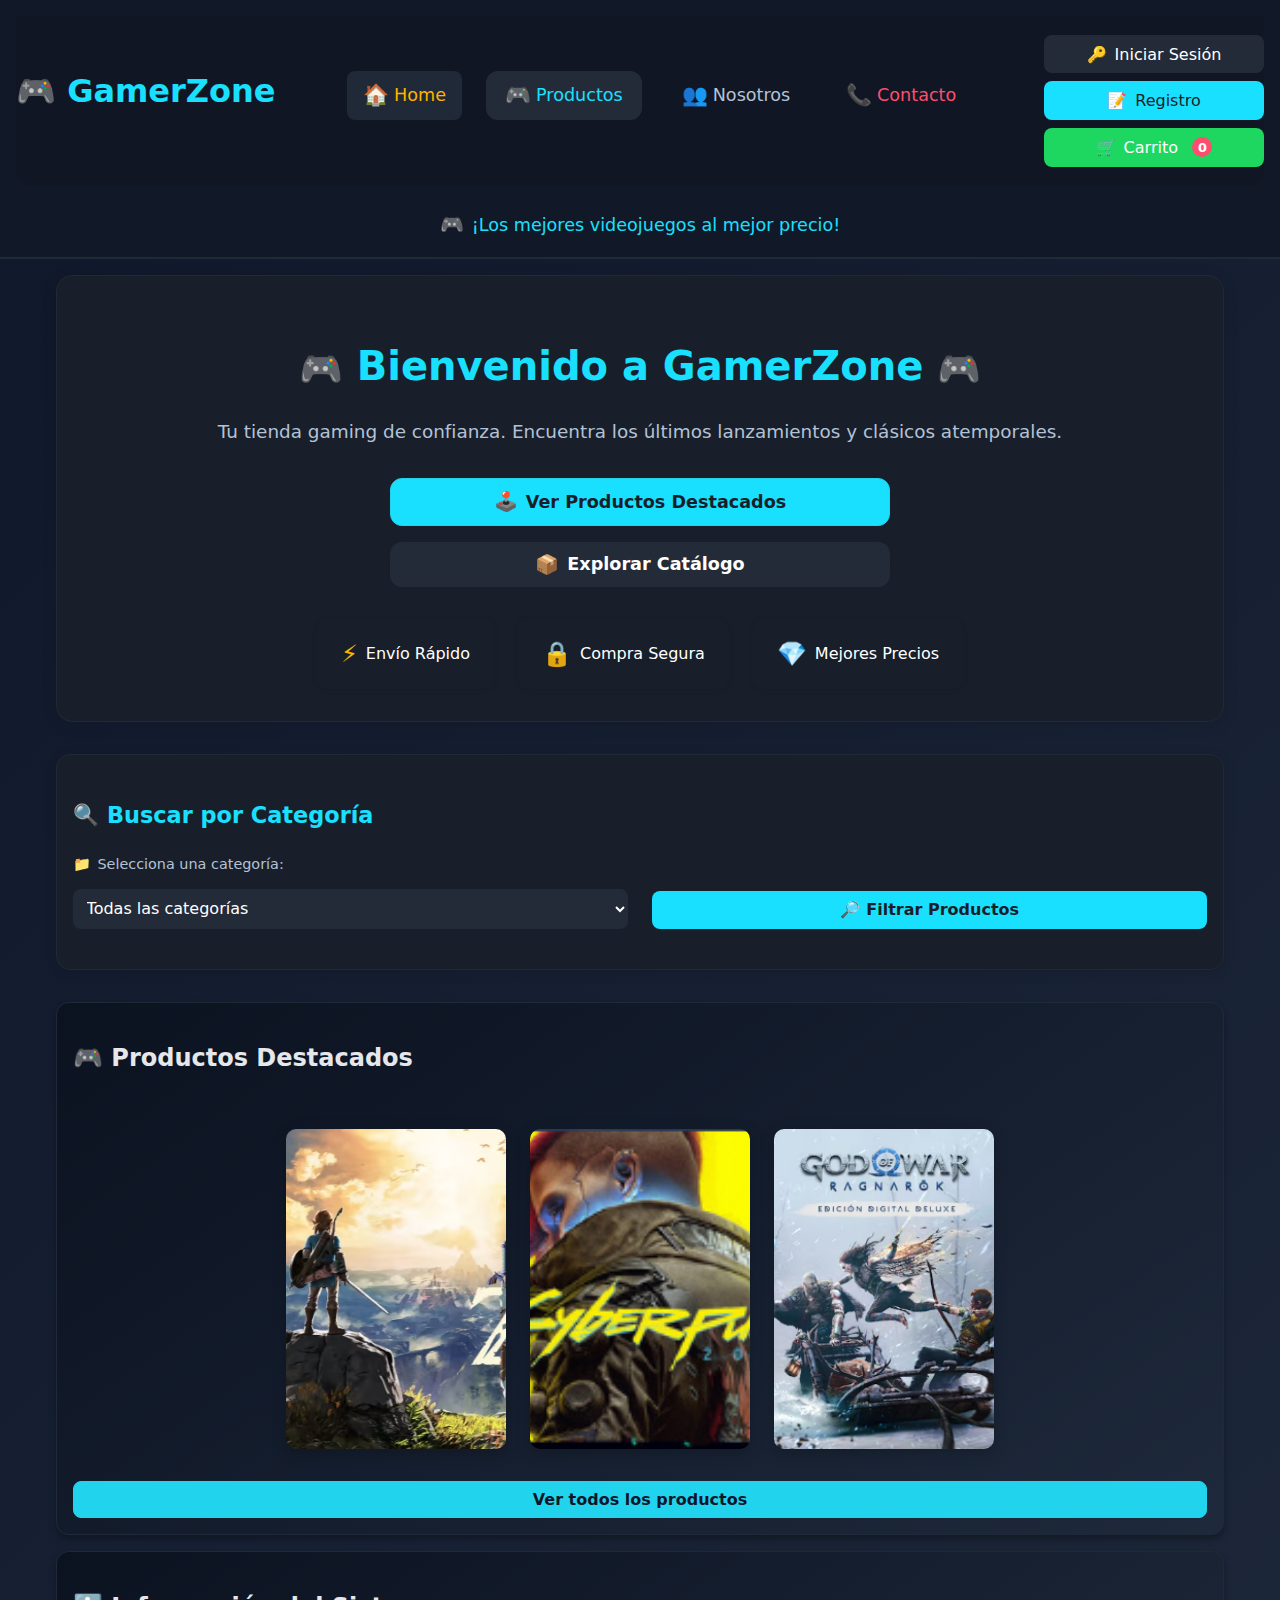
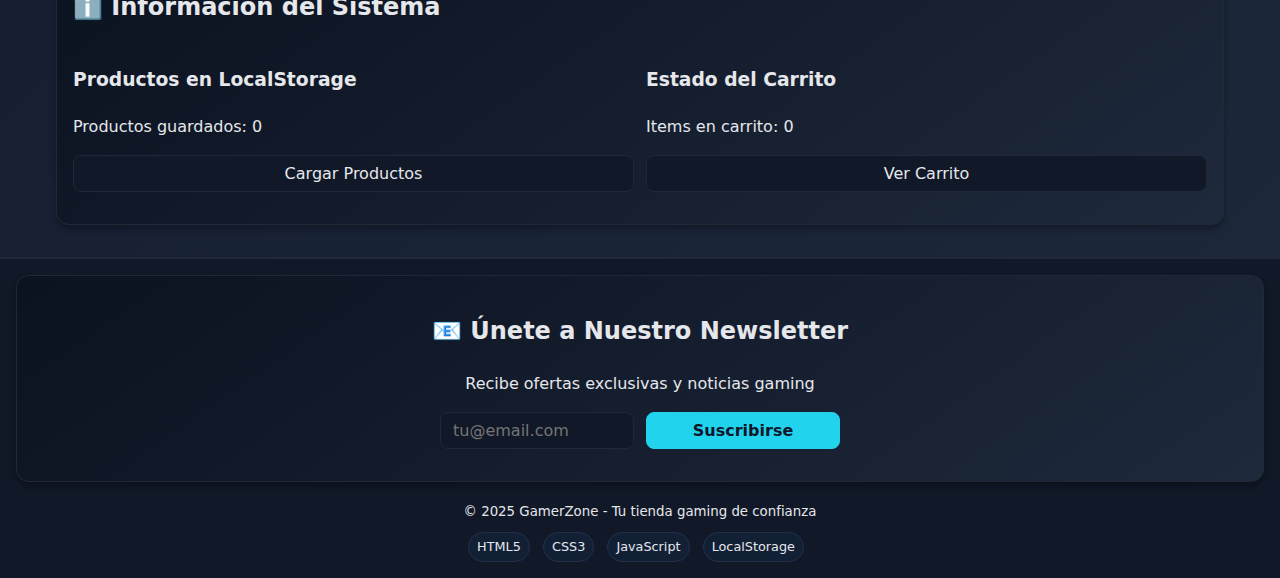
<file: index.html>
<!DOCTYPE html>
<html lang="es">
<head>
    <meta charset="UTF-8" />
    <meta name="viewport" content="width=device-width, initial-scale=1.0" />
    <title>GamerZone - Tu Tienda Gaming</title>
    <link rel="stylesheet" href="css/styles.css">
    <script type="module" src="js/app.js"></script>
</head>
<body>
    <header>
        <div class="nav-header" style="background: #101624; border-radius: 0 0 18px 18px; padding-bottom: 1.2rem;">
            <div class="logo" style="font-size: 2rem; color: #19e0ff; font-weight: bold;">🎮 GamerZone</div>
            <nav class="nav-menu" style="display: flex; gap: 1.5rem; margin-top: 0.5rem;">
                <a href="index.html" class="active" style="color: #ffb300; font-size: 1.1rem; display: flex; align-items: center;"><span style="font-size:1.3rem; margin-right:0.3rem;">🏠</span>Home</a>
                <a href="productos.html" style="color: #19e0ff; font-size: 1.1rem; display: flex; align-items: center; background: #232b39; border-radius: 12px; padding: 0.2rem 1.2rem;"><span style="font-size:1.3rem; margin-right:0.3rem;">🎮</span>Productos</a>
                <a href="nosotros.html" style="color: #b3c2d6; font-size: 1.1rem; display: flex; align-items: center;"><span style="font-size:1.3rem; margin-right:0.3rem;">👥</span>Nosotros</a>
                <a href="contacto.html" style="color: #ff4d6d; font-size: 1.1rem; display: flex; align-items: center;"><span style="font-size:1.3rem; margin-right:0.3rem;">📞</span>Contacto</a>
            </nav>
            <div class="user-actions" style="display: flex; flex-direction: column; gap: 0.5rem; margin-top: 1.2rem; width: 220px;">
                <button onclick="window.location.href='login.html'" id="btnLogin" style="background: #232b39; color: #fff; border: none; border-radius: 8px; padding: 0.6rem 0; font-size: 1rem; font-weight: 500; display: flex; align-items: center; justify-content: center; gap: 0.5rem; cursor: pointer;"> <span>🔑</span> Iniciar Sesión</button>
                <button onclick="window.location.href='registro.html'" id="btnRegistro" style="background: #19e0ff; color: #181f2a; border: none; border-radius: 8px; padding: 0.6rem 0; font-size: 1rem; font-weight: 500; display: flex; align-items: center; justify-content: center; gap: 0.5rem; cursor: pointer;"> <span>📝</span> Registro</button>
                <span id="usuarioLogueado" style="display:none;"></span>
                <button id="btnCerrarSesion" style="display:none; margin-left: 8px; background: #232b39; color: #fff; border: none; border-radius: 8px; padding: 0.6rem 0; font-size: 1rem; font-weight: 500;">Cerrar Sesión</button>
                <button id="btnCarrito" class="btn-cart" style="background: #1ed760; color: #fff; border: none; border-radius: 8px; padding: 0.6rem 0; font-size: 1rem; font-weight: 500; display: flex; align-items: center; justify-content: center; gap: 0.5rem; cursor: pointer;"> <span>🛒</span> Carrito <span id="cartCount" class="cart-count" style="background: #ff4d6d; color: #fff; border-radius: 50%; padding: 0 0.5em; margin-left: 0.5em;">0</span></button>
            </div>
        </div>
        <div style="margin-top: 1.5rem; text-align: center;">
            <span style="color: #19e0ff; font-size: 1.1rem; font-weight: 500; display: flex; align-items: center; justify-content: center; gap: 0.5rem;">
                <span style="font-size:1.2rem;">🎮</span> ¡Los mejores videojuegos al mejor precio!
            </span>
        </div>
    </header>

    <main>

        <!-- Sección Hero Mejorada -->
        <section class="hero-section" style="background: #181f2a; border-radius: 16px; padding: 2rem 1rem; margin-bottom: 2rem; box-shadow: 0 2px 16px #0002; text-align: center;">
            <h1 style="color: #19e0ff; font-size: 2.5rem; font-weight: bold; margin-bottom: 0.5rem;">
                <span style="font-size:2.2rem; vertical-align:middle;">🎮</span> Bienvenido a <span style="color:#19e0ff;">GamerZone</span> <span style="font-size:2.2rem; vertical-align:middle;">🎮</span>
            </h1>
            <p style="color: #b3c2d6; font-size: 1.15rem; margin-bottom: 2rem;">Tu tienda gaming de confianza. Encuentra los últimos lanzamientos y clásicos atemporales.</p>
            <div style="display: flex; flex-direction: column; gap: 1rem; align-items: center;">
                <button class="btn-primary" style="background: #19e0ff; color: #181f2a; font-weight: bold; font-size: 1.1rem; border-radius: 12px; width: 100%; max-width: 500px; padding: 0.7rem 0;" onclick="document.getElementById('productos-destacados').scrollIntoView({behavior:'smooth'})">
                    <span style="font-size:1.2rem; vertical-align:middle;">🕹️</span> Ver Productos Destacados
                </button>
                <button class="btn-primary" style="background: #232b39; color: #fff; font-weight: bold; font-size: 1.1rem; border-radius: 12px; width: 100%; max-width: 500px; padding: 0.7rem 0; border: none;" onclick="window.location.href='productos.html'">
                    <span style="font-size:1.2rem; vertical-align:middle;">📦</span> Explorar Catálogo
                </button>
            </div>
            <div style="display: flex; justify-content: center; gap: 1.5rem; margin-top: 2rem; flex-wrap: wrap;">
                <div style="background: #181f2a; border-radius: 10px; padding: 1rem 1.5rem; display: flex; align-items: center; gap: 0.5rem; box-shadow: 0 1px 6px #0001;">
                    <span style="color: #ffb300; font-size: 1.5rem;">⚡</span> <span style="color: #fff; font-weight: 500;">Envío Rápido</span>
                </div>
                <div style="background: #181f2a; border-radius: 10px; padding: 1rem 1.5rem; display: flex; align-items: center; gap: 0.5rem; box-shadow: 0 1px 6px #0001;">
                    <span style="color: #ff9800; font-size: 1.5rem;">🔒</span> <span style="color: #fff; font-weight: 500;">Compra Segura</span>
                </div>
                <div style="background: #181f2a; border-radius: 10px; padding: 1rem 1.5rem; display: flex; align-items: center; gap: 0.5rem; box-shadow: 0 1px 6px #0001;">
                    <span style="color: #00e0ff; font-size: 1.5rem;">💎</span> <span style="color: #fff; font-weight: 500;">Mejores Precios</span>
                </div>
            </div>
        </section>

        <!-- Filtro por Categoría -->
        <section style="background: #181f2a; border-radius: 14px; margin: 2rem 0; padding: 1.5rem 1rem; box-shadow: 0 2px 12px #0002;">
            <h2 style="color: #19e0ff; font-size: 1.4rem; display: flex; align-items: center; gap: 0.5rem; margin-bottom: 1.2rem;">
                <span style="font-size:1.3rem;">🔍</span> Buscar por Categoría
            </h2>
            <div class="row" style="gap: 1.5rem;">
                <div style="flex:1;">
                    <label for="categoriaFiltro" style="color:#b3c2d6; font-weight:500; display:flex; align-items:center; gap:0.4rem;"><span>📁</span> Selecciona una categoría:</label>
                    <select id="categoriaFiltro" style="width:100%; background:#232b39; color:#fff; border:none; border-radius:8px; padding:0.6rem; margin-top:0.3rem;">
                        <option value="">Todas las categorías</option>
                    </select>
                </div>
                <div style="display: flex; align-items: flex-end;">
                    <button id="btnFiltrar" style="background:#19e0ff; color:#181f2a; font-weight:600; border-radius:8px; padding:0.6rem 1.2rem; display:flex; align-items:center; gap:0.4rem; border:none;"> <span>🔎</span> Filtrar Productos</button>
                </div>
            </div>
        </section>


        <!-- Productos Destacados -->
        <section id="productos-destacados">
            <h2>🎮 Productos Destacados</h2>
            <div class="products-grid" id="productosGrid">
                <!-- Los productos se cargarán aquí con JavaScript -->
            </div>
            <div class="featured-images" style="display: flex; gap: 1.5rem; justify-content: center; margin: 2rem 0;">
                <a href="https://www.nintendo.com/es_LA/store/products/the-legend-of-zelda-breath-of-the-wild-switch/" target="_blank" style="display: flex; align-items: center;">
                    <img src="zelda.png" alt="Zelda Breath of the Wild" style="width: 220px; height: 320px; object-fit: cover; border-radius: 10px; box-shadow: 0 4px 16px #0003; cursor: pointer;">
                </a>
                <a href="https://store.steampowered.com/app/1091500/Cyberpunk_2077/" target="_blank" style="display: flex; align-items: center;">
                    <img src="Cyberpunk.png" alt="Cyberpunk 2077" style="width: 220px; height: 320px; object-fit: cover; border-radius: 10px; box-shadow: 0 4px 16px #0003; cursor: pointer;">
                </a>
                <a href="https://www.playstation.com/es-cl/games/god-of-war-ragnarok/" target="_blank" style="display: flex; align-items: center;">
                    <img src="GD.png" alt="God of War Ragnarok" style="width: 220px; height: 320px; object-fit: cover; border-radius: 10px; box-shadow: 0 4px 16px #0003; cursor: pointer;">
                </a>
            </div>
            <div style="text-align: center; margin-top: 1rem;">
                <button class="btn-primary" onclick="window.location.href='productos.html'">
                    Ver todos los productos
                </button>
            </div>
        </section>

        <!-- Estadísticas -->
        <!--
        <section>
            <h2>Nuestros Números</h2>
            <div class="stats">
            <div class="stat-item">
                <div class="stat-number" id="totalProductos">12</div>
                <div>Productos</div>
            </div>
            <div class="stat-item">
                <div class="stat-number" id="totalCategorias">5</div>
                <div>Categorías</div>
            </div>
            <div class="stat-item">
                <div class="stat-number" id="clientesFelices">500+</div>
                <div>Clientes Felices</div>
            </div>
            </div>
        </section>
        -->
        

       
        

        <!-- Información Adicional -->
        <section>
            <h2>ℹ️ Información del Sistema</h2>
            <div class="row">
                <div>
                    <h3>Productos en LocalStorage</h3>
                    <p>Productos guardados: <span id="productosEnStorage">0</span></p>
                    <button id="btnCargarProductos">Cargar Productos</button>
                </div>
                <div>
                    <h3>Estado del Carrito</h3>
                    <p>Items en carrito: <span id="itemsEnCarrito">0</span></p>
                    <button id="btnVerCarrito">Ver Carrito</button>
                </div>
            </div>
        </section>
    </main>

    <footer>
        <!-- Newsletter -->
        <section class="newsletter-section">
            <h2>📧 Únete a Nuestro Newsletter</h2>
            <p>Recibe ofertas exclusivas y noticias gaming</p>
            <div class="newsletter-form">
                <div class="row">
                    <div>
                        <input type="email" id="emailNewsletter" placeholder="tu@email.com">
                    </div>
                    <div>
                        <button id="btnSuscribir" class="btn-primary">Suscribirse</button>
                    </div>
                </div>
            </div>
            <p id="mensajeNewsletter" class="hint"></p>
        </section>
        <div style="text-align: center;">
            <small>&copy; 2025 GamerZone - Tu tienda gaming de confianza</small>
            <div style="margin-top: 0.5rem;">
                <span class="pill">HTML5</span>
                <span class="pill">CSS3</span>
                <span class="pill">JavaScript</span>
                <span class="pill">LocalStorage</span>
                
            </div>
        </div>
    </footer>
</body>
</html>
</file>
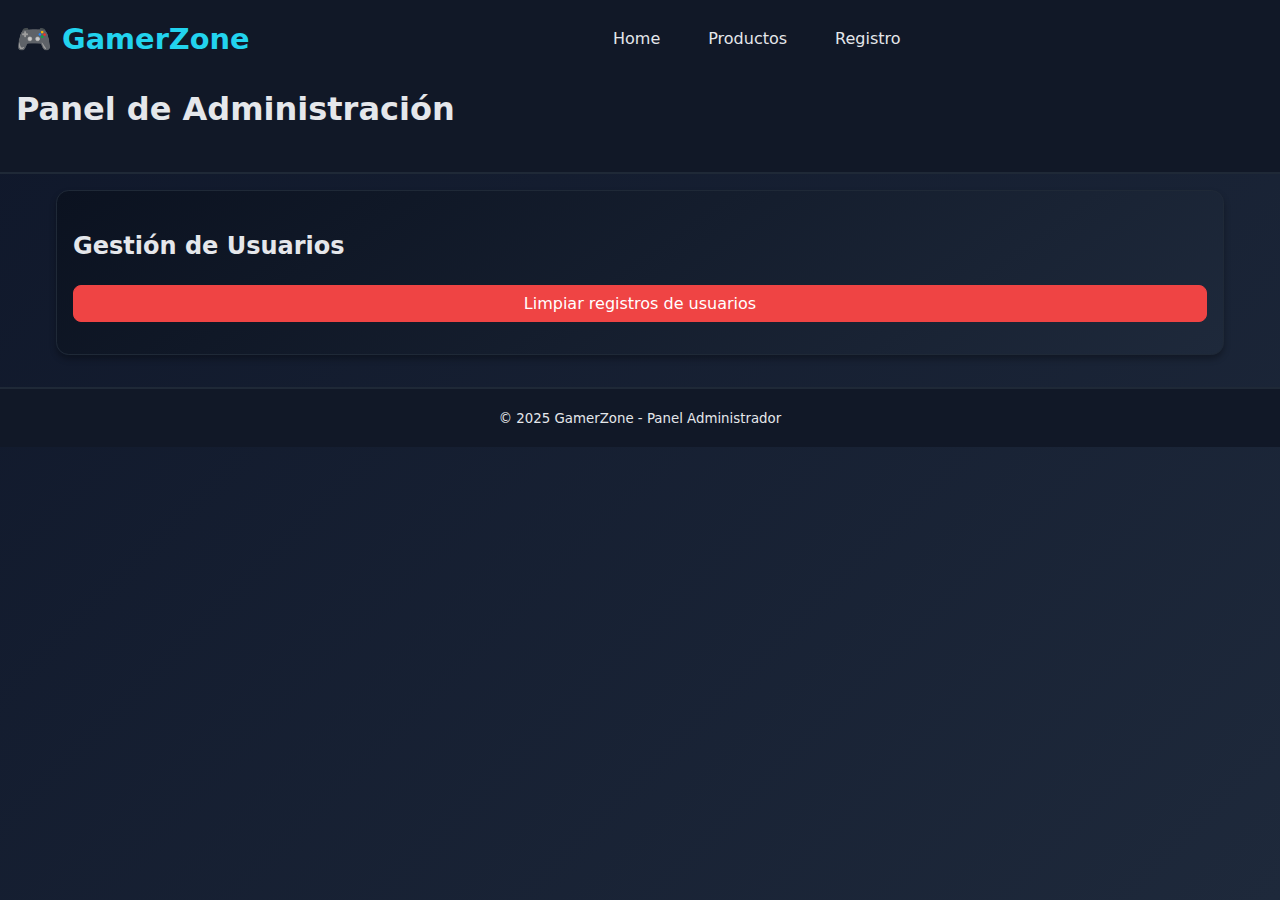
<file: admin.html>
<!DOCTYPE html>
<html lang="es">
<head>
    <meta charset="UTF-8" />
    <meta name="viewport" content="width=device-width, initial-scale=1.0" />
    <title>Panel Administrador - GamerZone</title>
    <link rel="stylesheet" href="css/styles.css">
</head>
<body>
    <header>
        <div class="nav-header">
            <div class="logo">🎮 GamerZone</div>
            <nav class="nav-menu">
                <a href="index.html">Home</a>
                <a href="productos.html">Productos</a>
                <a href="registro.html">Registro</a>
            </nav>
            <div class="user-actions">
                <span id="usuarioLogueado" style="display:none;"></span>
                <button id="btnCerrarSesion" style="display:none; margin-left: 8px;">Cerrar Sesión</button>
            </div>
        </div>
        <h1>Panel de Administración</h1>
    </header>
    <main>
        <section>
            <h2>Gestión de Usuarios</h2>
            <button id="btnLimpiarUsuarios" class="btn-danger">Limpiar registros de usuarios</button>
            <div id="mensajeAdmin" style="margin-top:1rem;"></div>
        </section>
    </main>
    <footer>
        <div style="text-align: center;">
            <small>&copy; 2025 GamerZone - Panel Administrador</small>
        </div>
    </footer>
    <script>
    // Mostrar usuario logueado y cerrar sesión
    document.addEventListener('DOMContentLoaded', function() {
        const usuario = localStorage.getItem('usuarioLogueado');
        const usuarioLogueado = document.getElementById('usuarioLogueado');
        const btnCerrarSesion = document.getElementById('btnCerrarSesion');
        if (usuario) {
            if (usuarioLogueado) {
                usuarioLogueado.style.display = 'inline-block';
                usuarioLogueado.textContent = `👤 ${usuario}`;
            }
            if (btnCerrarSesion) btnCerrarSesion.style.display = 'inline-block';
        } else {
            if (btnCerrarSesion) btnCerrarSesion.style.display = 'none';
        }
        if (btnCerrarSesion) {
            btnCerrarSesion.addEventListener('click', function() {
                localStorage.removeItem('usuarioLogueado');
                localStorage.removeItem('gamerzone_sesion');
                window.location.href = 'login.html';
            });
        }
        // Limpiar usuarios
        document.getElementById('btnLimpiarUsuarios').addEventListener('click', function() {
            if (confirm('¿Seguro que quieres eliminar todos los registros de usuarios?')) {
                localStorage.removeItem('gamerzone_usuarios');
                document.getElementById('mensajeAdmin').innerHTML = '<span style="color:green;">Registros eliminados correctamente</span>';
            }
        });
    });
    </script>
</body>
</html>
</file>
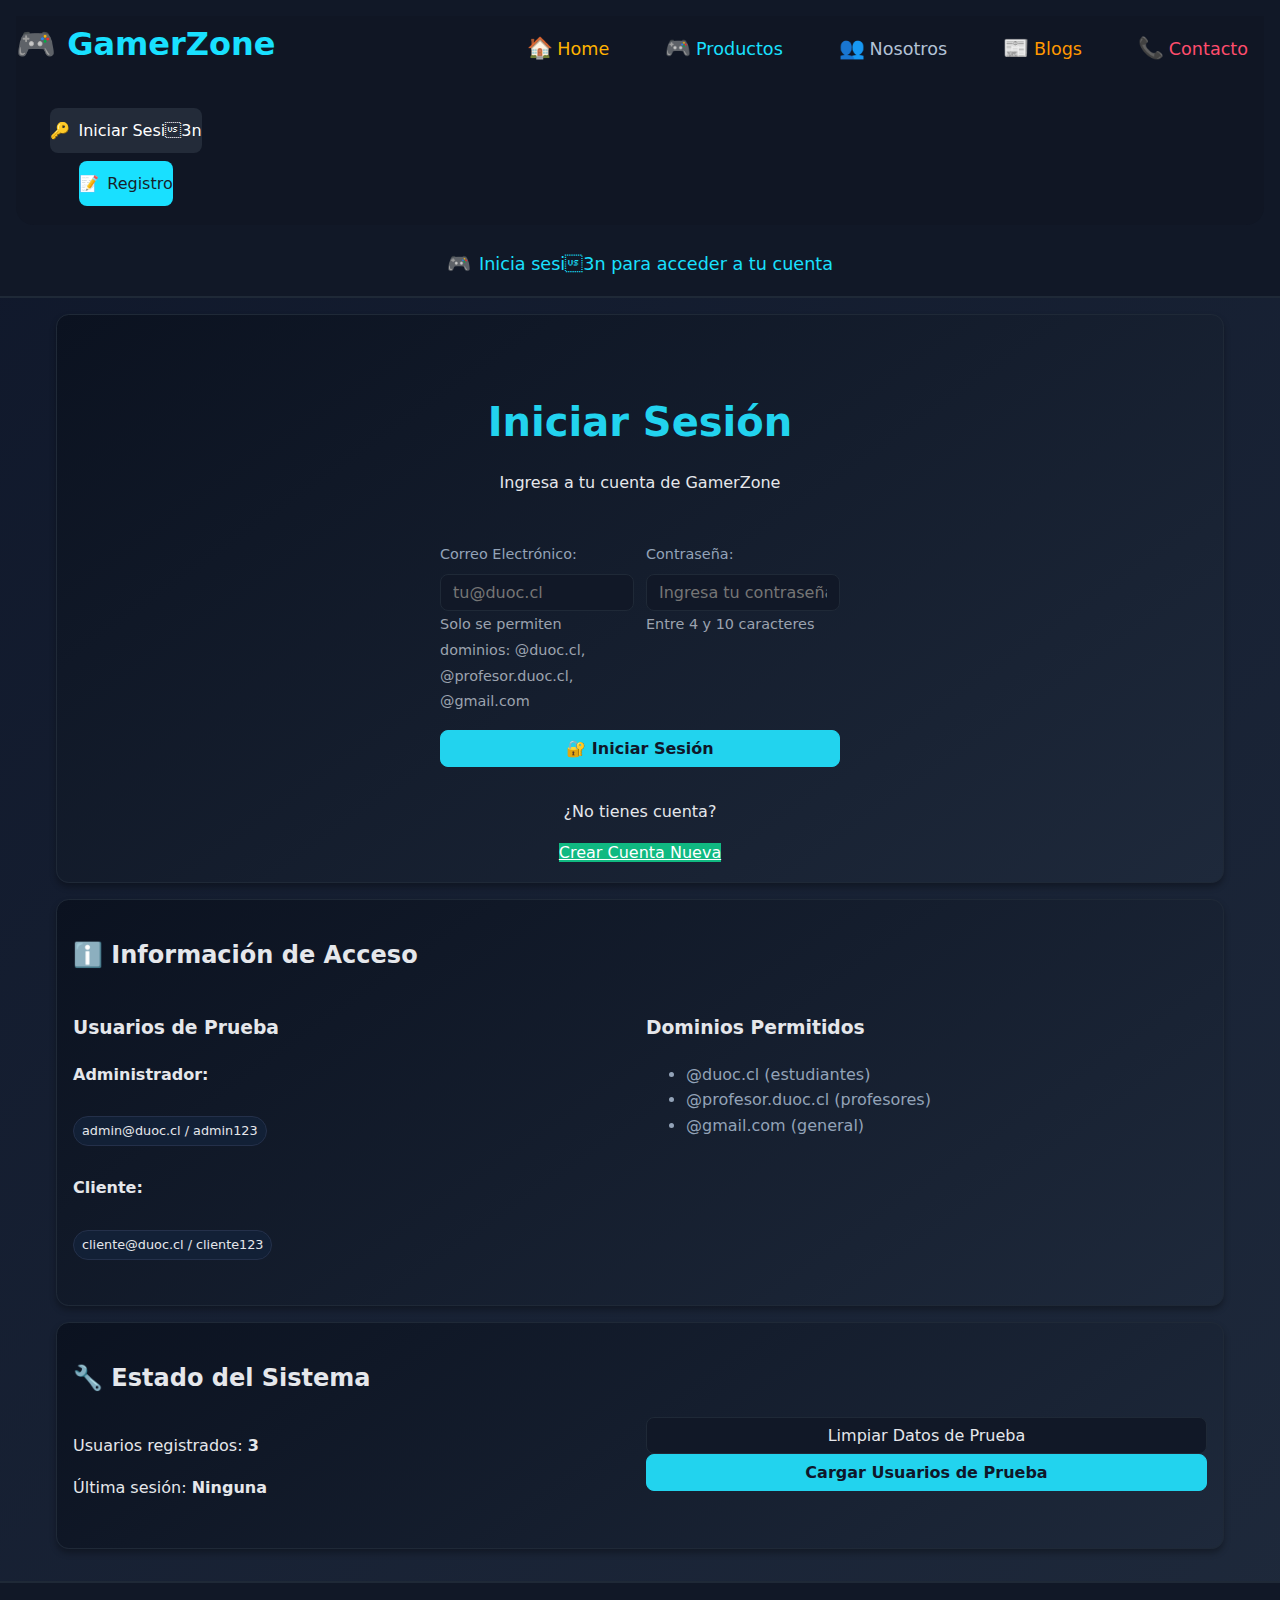
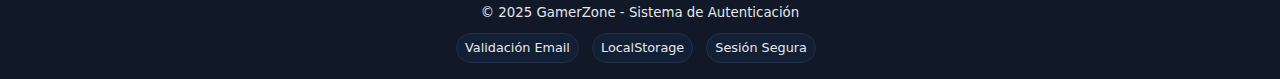
<file: login.html>
<!DOCTYPE html>
<html lang="es">
<head>
    <meta charset="UTF-8" />
    <meta name="viewport" content="width=device-width, initial-scale=1.0" />
    <title>Iniciar Sesión - GamerZone</title>
    <link rel="stylesheet" href="css/styles.css">
    <script type="module" src="js/login.js"></script>
</head>
<body>
    <header>
        <div class="nav-header" style="background: #101624; border-radius: 0 0 18px 18px; padding-bottom: 1.2rem;">
            <div class="logo" style="font-size: 2rem; color: #19e0ff; font-weight: bold;">🎮 GamerZone</div>
            <nav class="nav-menu" style="display: flex; gap: 1.5rem; margin-top: 0.5rem;">
                <a href="index.html" style="color: #ffb300; font-size: 1.1rem; display: flex; align-items: center;"><span style="font-size:1.3rem; margin-right:0.3rem;">🏠</span>Home</a>
                <a href="productos.html" style="color: #19e0ff; font-size: 1.1rem; display: flex; align-items: center;"><span style="font-size:1.3rem; margin-right:0.3rem;">🎮</span>Productos</a>
                <a href="nosotros.html" style="color: #b3c2d6; font-size: 1.1rem; display: flex; align-items: center;"><span style="font-size:1.3rem; margin-right:0.3rem;">👥</span>Nosotros</a>
                <a href="blogs.html" style="color: #ff9800; font-size: 1.1rem; display: flex; align-items: center;"><span style="font-size:1.3rem; margin-right:0.3rem;">📰</span>Blogs</a>
                <a href="contacto.html" style="color: #ff4d6d; font-size: 1.1rem; display: flex; align-items: center;"><span style="font-size:1.3rem; margin-right:0.3rem;">📞</span>Contacto</a>
            </nav>
            <div class="user-actions" style="display: flex; flex-direction: column; gap: 0.5rem; margin-top: 1.2rem; width: 220px;">
                <a href="login.html" class="btn-primary" style="background: #232b39; color: #fff; border: none; border-radius: 8px; padding: 0.6rem 0; font-size: 1rem; font-weight: 500; display: flex; align-items: center; justify-content: center; gap: 0.5rem; cursor: pointer; text-decoration: none;"> <span>🔑</span> Iniciar Sesi3n</a>
                <a href="registro.html" style="background: #19e0ff; color: #181f2a; border: none; border-radius: 8px; padding: 0.6rem 0; font-size: 1rem; font-weight: 500; display: flex; align-items: center; justify-content: center; gap: 0.5rem; cursor: pointer; text-decoration: none;"> <span>📝</span> Registro</a>
            </div>
        </div>
        <div style="margin-top: 1.5rem; text-align: center;">
            <span style="color: #19e0ff; font-size: 1.1rem; font-weight: 500; display: flex; align-items: center; justify-content: center; gap: 0.5rem;">
                <span style="font-size:1.2rem;">🎮</span> Inicia sesi3n para acceder a tu cuenta
            </span>
        </div>
    </header>

    <main>
        <!-- Formulario de Login -->
        <section>
            <div class="hero-section">
                <h1>Iniciar Sesión</h1>
                <p>Ingresa a tu cuenta de GamerZone</p>
            </div>
            
            <div style="max-width: 400px; margin: 0 auto;">
                <form id="formLogin">
                    <div class="row">
                        <div>
                            <label for="emailLogin">Correo Electrónico:</label>
                            <input 
                                type="email" 
                                id="emailLogin" 
                                placeholder="tu@duoc.cl"
                                required
                            >
                            <small class="hint">Solo se permiten dominios: @duoc.cl, @profesor.duoc.cl, @gmail.com</small>
                        </div>
                        <div>
                            <label for="passwordLogin">Contraseña:</label>
                            <input 
                                type="password" 
                                id="passwordLogin" 
                                placeholder="Ingresa tu contraseña"
                                required
                            >
                            <small class="hint">Entre 4 y 10 caracteres</small>
                        </div>
                    </div>
                    
                    <div style="text-align: center; margin-top: 1rem;">
                        <button type="submit" class="btn-primary" id="btnIniciarSesion">
                            🔐 Iniciar Sesión
                        </button>
                    </div>
                </form>
                
                <!-- Mensajes de validación -->
                <div id="mensajesLogin" style="margin-top: 1rem; text-align: center;">
                    <!-- Los mensajes aparecerán aquí -->
                </div>
                
                <!-- Link a registro -->
                <div style="text-align: center; margin-top: 2rem;">
                    <p>¿No tienes cuenta?</p>
                    <a href="registro.html" class="btn-cart">Crear Cuenta Nueva</a>
                </div>
            </div>
        </section>

        <!-- Información adicional -->
        <section>
            <h2>ℹ️ Información de Acceso</h2>
            <div class="row">
                <div>
                    <h3>Usuarios de Prueba</h3>
                    <p><strong>Administrador:</strong></p>
                    <p class="pill">admin@duoc.cl / admin123</p>
                    
                    <p><strong>Cliente:</strong></p>
                    <p class="pill">cliente@duoc.cl / cliente123</p>
                </div>
                <div>
                    <h3>Dominios Permitidos</h3>
                    <ul style="color: var(--text-secondary);">
                        <li>@duoc.cl (estudiantes)</li>
                        <li>@profesor.duoc.cl (profesores)</li>
                        <li>@gmail.com (general)</li>
                    </ul>
                </div>
            </div>
        </section>

        <!-- Estado de LocalStorage -->
        <section>
            <h2>🔧 Estado del Sistema</h2>
            <div class="row">
                <div>
                    <p>Usuarios registrados: <strong id="usuariosRegistrados">0</strong></p>
                    <p>Última sesión: <strong id="ultimaSesion">Ninguna</strong></p>
                </div>
                <div>
                    <button id="btnLimpiarDatos">Limpiar Datos de Prueba</button>
                    <button id="btnCargarDatosPrueba" class="btn-primary">Cargar Usuarios de Prueba</button>
                </div>
            </div>
        </section>
    </main>

    <footer>
        <div style="text-align: center;">
            <small>&copy; 2025 GamerZone - Sistema de Autenticación</small>
            <div style="margin-top: 0.5rem;">
                <span class="pill">Validación Email</span>
                <span class="pill">LocalStorage</span>
                <span class="pill">Sesión Segura</span>
            </div>
        </div>
    </footer>
</body>
</html>
</file>
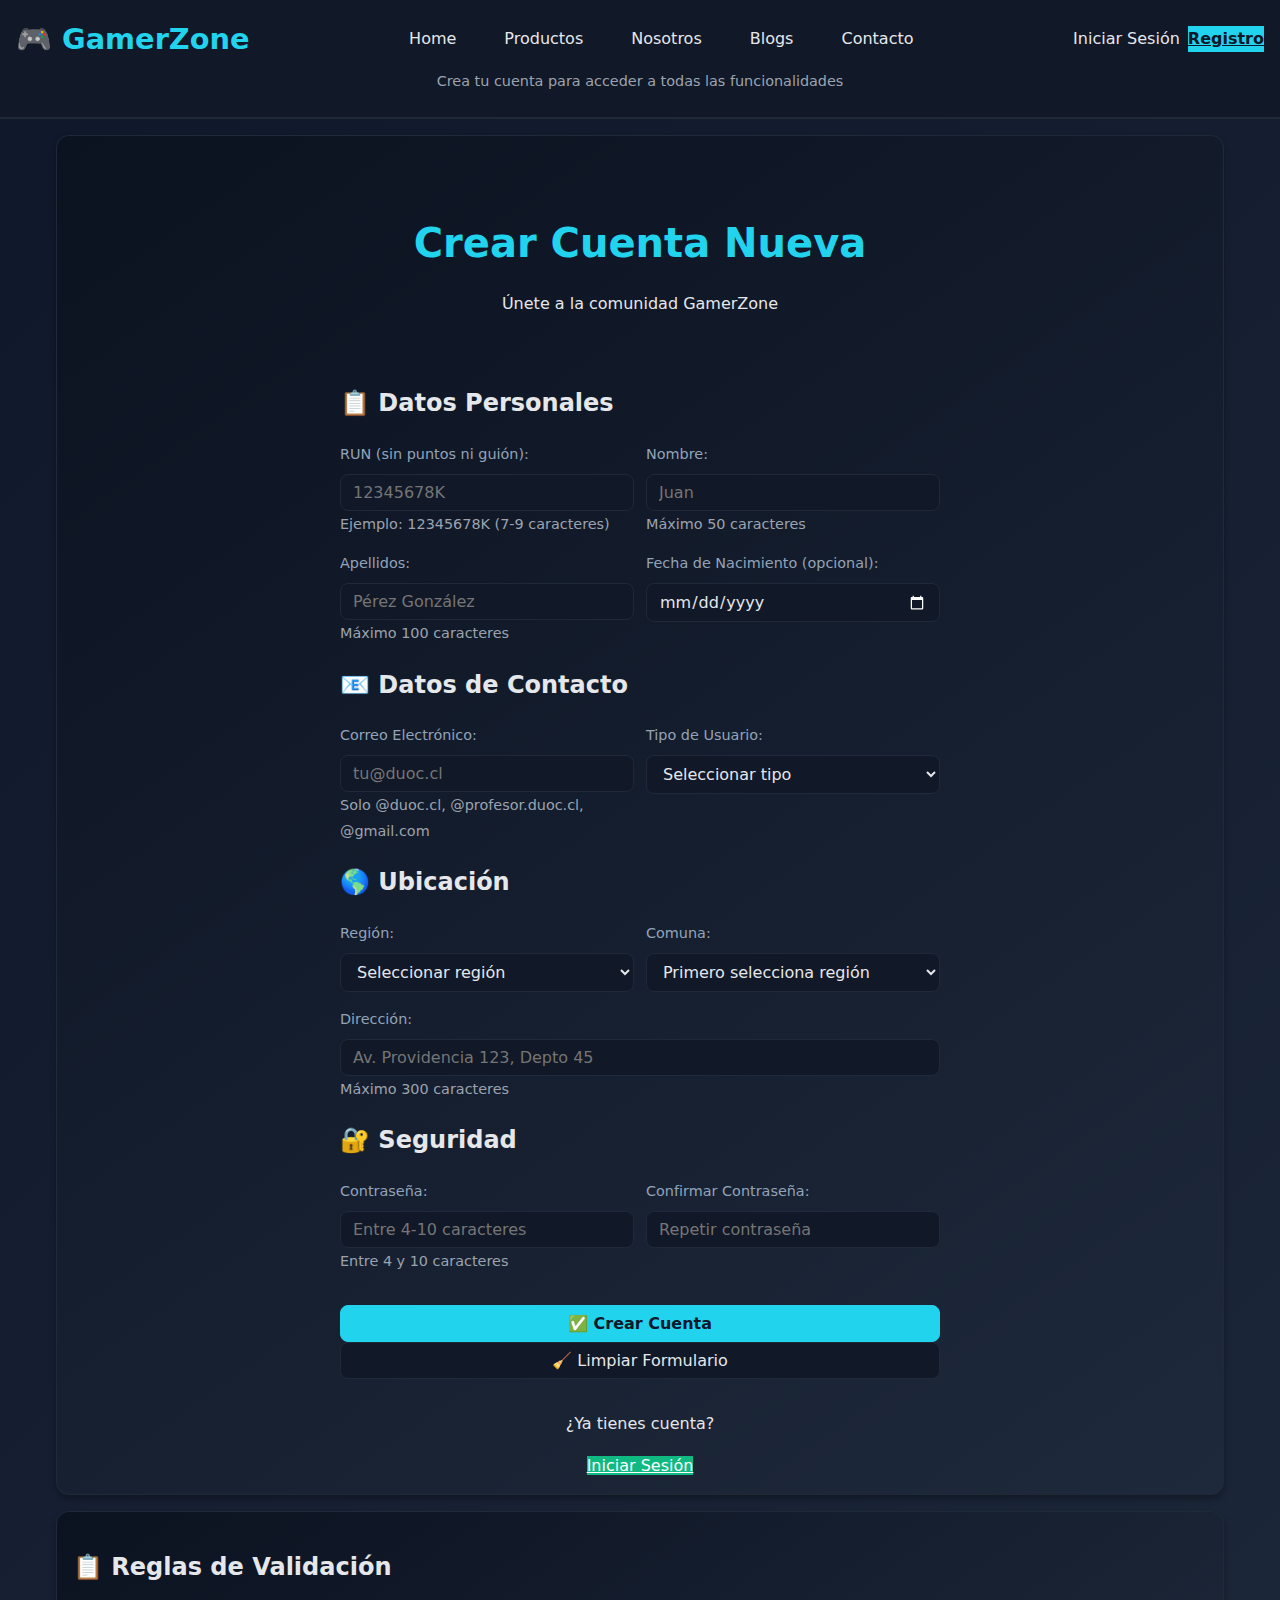
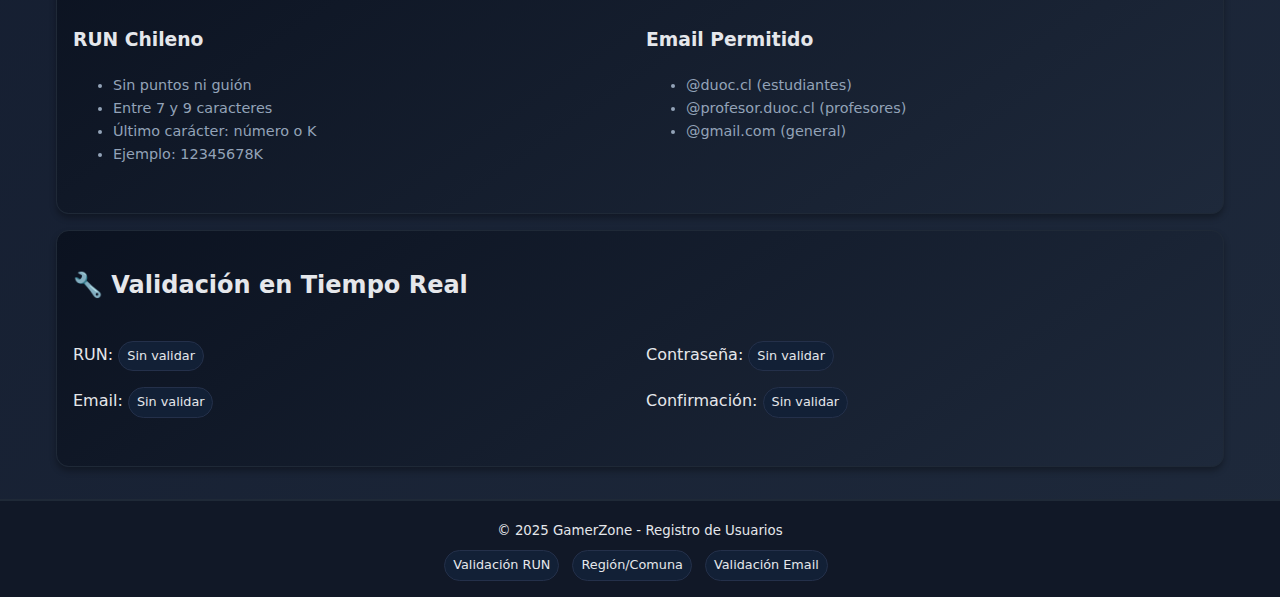
<file: registro.html>
<!DOCTYPE html>
<html lang="es">
<head>
    <meta charset="UTF-8" />
    <meta name="viewport" content="width=device-width, initial-scale=1.0" />
    <title>Registro - GamerZone</title>
    <link rel="stylesheet" href="css/styles.css">
    <script type="module" src="js/registro.js"></script>
</head>
<body>
    <header>
        <div class="nav-header">
            <div class="logo">
                🎮 GamerZone
            </div>
            <nav class="nav-menu">
                <a href="index.html">Home</a>
                <a href="productos.html">Productos</a>
                <a href="nosotros.html">Nosotros</a>
                <a href="blogs.html">Blogs</a>
                <a href="contacto.html">Contacto</a>
            </nav>
            <div class="user-actions">
                <a href="login.html" style="text-decoration: none; color: var(--text-primary);">Iniciar Sesión</a>
                <a href="registro.html" class="btn-primary">Registro</a>
            </div>
        </div>
        <p class="hint">Crea tu cuenta para acceder a todas las funcionalidades</p>
    </header>

    <main>
        <!-- Formulario de Registro -->
        <section>
            <div class="hero-section">
                <h1>Crear Cuenta Nueva</h1>
                <p>Únete a la comunidad GamerZone</p>
            </div>
            
            <div style="max-width: 600px; margin: 0 auto;">
                <form id="formRegistro">
                    <!-- Datos Personales -->
                    <h2>📋 Datos Personales</h2>
                    <div class="row">
                        <div>
                            <label for="runRegistro">RUN (sin puntos ni guión):</label>
                            <input 
                                type="text" 
                                id="runRegistro" 
                                placeholder="12345678K"
                                maxlength="9"
                                required
                            >
                            <small class="hint">Ejemplo: 12345678K (7-9 caracteres)</small>
                        </div>
                        <div>
                            <label for="nombreRegistro">Nombre:</label>
                            <input 
                                type="text" 
                                id="nombreRegistro" 
                                placeholder="Juan"
                                maxlength="50"
                                required
                            >
                            <small class="hint">Máximo 50 caracteres</small>
                        </div>
                    </div>
                    
                    <div class="row">
                        <div>
                            <label for="apellidosRegistro">Apellidos:</label>
                            <input 
                                type="text" 
                                id="apellidosRegistro" 
                                placeholder="Pérez González"
                                maxlength="100"
                                required
                            >
                            <small class="hint">Máximo 100 caracteres</small>
                        </div>
                        <div>
                            <label for="fechaNacimiento">Fecha de Nacimiento (opcional):</label>
                            <input 
                                type="date" 
                                id="fechaNacimiento"
                            >
                        </div>
                    </div>

                    <!-- Datos de Contacto -->
                    <h2>📧 Datos de Contacto</h2>
                    <div class="row">
                        <div>
                            <label for="emailRegistro">Correo Electrónico:</label>
                            <input 
                                type="email" 
                                id="emailRegistro" 
                                placeholder="tu@duoc.cl"
                                maxlength="100"
                                required
                            >
                            <small class="hint">Solo @duoc.cl, @profesor.duoc.cl, @gmail.com</small>
                        </div>
                        <div>
                            <label for="tipoUsuario">Tipo de Usuario:</label>
                            <select id="tipoUsuario" required>
                                <option value="">Seleccionar tipo</option>
                                <option value="Cliente">Cliente</option>
                                <option value="Vendedor">Vendedor</option>
                                <option value="Administrador">Administrador</option>
                            </select>
                        </div>
                    </div>

                    <!-- Ubicación -->
                    <h2>🌎 Ubicación</h2>
                    <div class="row">
                        <div>
                            <label for="regionSelect">Región:</label>
                            <select id="regionSelect" required>
                                <option value="">Seleccionar región</option>
                            </select>
                        </div>
                        <div>
                            <label for="comunaSelect">Comuna:</label>
                            <select id="comunaSelect" required>
                                <option value="">Primero selecciona región</option>
                            </select>
                        </div>
                    </div>
                    
                    <div class="row">
                        <div style="grid-column: 1 / -1;">
                            <label for="direccion">Dirección:</label>
                            <input 
                                type="text" 
                                id="direccion" 
                                placeholder="Av. Providencia 123, Depto 45"
                                maxlength="300"
                                required
                            >
                            <small class="hint">Máximo 300 caracteres</small>
                        </div>
                    </div>

                    <!-- Contraseñas -->
                    <h2>🔐 Seguridad</h2>
                    <div class="row">
                        <div>
                            <label for="passwordRegistro">Contraseña:</label>
                            <input 
                                type="password" 
                                id="passwordRegistro" 
                                placeholder="Entre 4-10 caracteres"
                                maxlength="10"
                                required
                            >
                            <small class="hint">Entre 4 y 10 caracteres</small>
                        </div>
                        <div>
                            <label for="confirmarPassword">Confirmar Contraseña:</label>
                            <input 
                                type="password" 
                                id="confirmarPassword" 
                                placeholder="Repetir contraseña"
                                maxlength="10"
                                required
                            >
                        </div>
                    </div>
                    
                    <div style="text-align: center; margin-top: 2rem;">
                        <button type="submit" class="btn-primary" id="btnRegistrarse">
                            ✅ Crear Cuenta
                        </button>
                        <button type="button" id="btnLimpiarForm">
                            🧹 Limpiar Formulario
                        </button>
                    </div>
                </form>
                
                <!-- Mensajes de validación -->
                <div id="mensajesRegistro" style="margin-top: 1rem;">
                    <!-- Los mensajes aparecerán aquí -->
                </div>
                
                <!-- Link a login -->
                <div style="text-align: center; margin-top: 2rem;">
                    <p>¿Ya tienes cuenta?</p>
                    <a href="login.html" class="btn-cart">Iniciar Sesión</a>
                </div>
            </div>
        </section>

        <!-- Información de Validaciones -->
        <section>
            <h2>📋 Reglas de Validación</h2>
            <div class="row">
                <div>
                    <h3>RUN Chileno</h3>
                    <ul style="color: var(--text-secondary); font-size: 0.9rem;">
                        <li>Sin puntos ni guión</li>
                        <li>Entre 7 y 9 caracteres</li>
                        <li>Último carácter: número o K</li>
                        <li>Ejemplo: 12345678K</li>
                    </ul>
                </div>
                <div>
                    <h3>Email Permitido</h3>
                    <ul style="color: var(--text-secondary); font-size: 0.9rem;">
                        <li>@duoc.cl (estudiantes)</li>
                        <li>@profesor.duoc.cl (profesores)</li>
                        <li>@gmail.com (general)</li>
                    </ul>
                </div>
            </div>
        </section>

        <!-- Estado del Sistema -->
        <section>
            <h2>🔧 Validación en Tiempo Real</h2>
            <div id="estadoValidacion">
                <div class="row">
                    <div>
                        <p>RUN: <span id="estadoRUN" class="pill">Sin validar</span></p>
                        <p>Email: <span id="estadoEmail" class="pill">Sin validar</span></p>
                    </div>
                    <div>
                        <p>Contraseña: <span id="estadoPassword" class="pill">Sin validar</span></p>
                        <p>Confirmación: <span id="estadoConfirm" class="pill">Sin validar</span></p>
                    </div>
                </div>
            </div>
        </section>
    </main>

    <footer>
        <div style="text-align: center;">
            <small>&copy; 2025 GamerZone - Registro de Usuarios</small>
            <div style="margin-top: 0.5rem;">
                <span class="pill">Validación RUN</span>
                <span class="pill">Región/Comuna</span>
                <span class="pill">Validación Email</span>
            </div>
        </div>
    </footer>
</body>
</html>
</file>
<file: css/styles.css>
/* === Validación visual de errores en inputs === */
.input-error {
    border: 2px solid #ff4d6d !important;
    background: #232b39 !important;
    color: #fff !important;
}
.msg-error {
    color: #ff4d6d;
    background: #232b39;
    border-radius: 8px;
    padding: 0.3em 0.8em;
    margin-top: 0.2em;
    font-size: 0.98em;
    display: flex;
    align-items: center;
    gap: 0.4em;
}
/* ============================================================================
   GAMERZONE - STYLES.CSS
   Hoja de estilos externa para toda la aplicación
   ============================================================================ */

/* Variables CSS (siguiendo patrón moderno) */
:root { 
    color-scheme: dark;
    
    /* Colores principales */
    --bg-primary: #0f172a;
    --bg-secondary: #1e293b;
    --bg-card: #111827;
    --bg-section: linear-gradient(145deg, #0b1220, #1e293b);
    
    /* Bordes y separadores */
    --border-primary: #1f2937;
    --border-secondary: #24304a;
    
    /* Colores de texto */
    --text-primary: #e5e7eb;
    --text-secondary: #93a3b8;
    --text-muted: #9ca3af;
    
    /* Colores de marca */
    --color-brand: #22d3ee;
    --color-brand-hover: #0891b2;
    
    /* Colores de estado */
    --color-success: #10b981;
    --color-success-hover: #059669;
    --color-danger: #ef4444;
    --color-warning: #f59e0b;
    
    /* Espaciado */
    --spacing-xs: 0.25rem;
    --spacing-sm: 0.5rem;
    --spacing-md: 0.75rem;
    --spacing-lg: 1rem;
    --spacing-xl: 1.5rem;
    --spacing-2xl: 2rem;
    
    /* Bordes redondeados */
    --radius-sm: 0.5rem;
    --radius-md: 0.8rem;
    --radius-lg: 1rem;
    --radius-full: 999px;
    
    /* Sombras */
    --shadow-sm: 0 2px 4px rgba(0, 0, 0, 0.2);
    --shadow-md: 0 4px 6px rgba(0, 0, 0, 0.3);
    --shadow-lg: 0 8px 16px rgba(34, 211, 238, 0.2);
    --shadow-xl: 0 20px 40px rgba(0, 0, 0, 0.15);
}

/* ============================================================================
   ESTILOS BASE
   ============================================================================ */

* {
    box-sizing: border-box;
}

body { 
    font-family: system-ui, -apple-system, "Segoe UI", Roboto, Arial, sans-serif; 
    margin: 0; 
    padding: 0;
    background: linear-gradient(135deg, var(--bg-primary) 0%, var(--bg-secondary) 100%); 
    color: var(--text-primary); 
    line-height: 1.6;
    min-height: 100vh;
}

/* ============================================================================
   LAYOUT PRINCIPAL
   ============================================================================ */

header, footer { 
    background: var(--bg-card); 
    border-bottom: 2px solid var(--border-primary); 
    padding: var(--spacing-lg); 
}

footer {
    border-bottom: none;
    border-top: 2px solid var(--border-primary);
}

main { 
    padding: var(--spacing-lg); 
    max-width: 1200px; 
    margin-inline: auto; 
}

section { 
    background: var(--bg-section); 
    border: 1px solid var(--border-primary); 
    border-radius: var(--radius-md); 
    padding: var(--spacing-lg); 
    margin-bottom: var(--spacing-lg);
    box-shadow: var(--shadow-md);
}

/* ============================================================================
   NAVEGACIÓN
   ============================================================================ */

.nav-header {
    display: flex;
    justify-content: space-between;
    align-items: center;
    flex-wrap: wrap;
    gap: var(--spacing-lg);
}

.logo {
    display: flex;
    align-items: center;
    gap: var(--spacing-sm);
    font-size: 1.8rem;
    font-weight: bold;
    color: var(--color-brand);
    text-decoration: none;
}

.nav-menu {
    display: flex;
    gap: var(--spacing-lg);
    flex-wrap: wrap;
    list-style: none;
    margin: 0;
    padding: 0;
}

.nav-menu a {
    color: var(--text-primary);
    text-decoration: none;
    padding: var(--spacing-sm) var(--spacing-lg);
    border-radius: var(--radius-sm);
    transition: all 0.3s ease;
}

.nav-menu a:hover, 
.nav-menu a.active {
    background: var(--border-primary);
    color: var(--color-brand);
}

.user-actions {
    display: flex;
    gap: var(--spacing-sm);
    align-items: center;
    flex-wrap: wrap;
}

/* ============================================================================
   SISTEMA DE GRID
   ============================================================================ */

.row { 
    display: grid; 
    grid-template-columns: 1fr 1fr; 
    gap: var(--spacing-md);
    margin-bottom: var(--spacing-lg);
}

.products-grid {
    display: grid;
    grid-template-columns: repeat(auto-fit, minmax(280px, 1fr));
    gap: var(--spacing-lg);
    margin-top: var(--spacing-lg);
}

/* ============================================================================
   COMPONENTES DE PRODUCTO
   ============================================================================ */

.product-card {
    background: var(--bg-card);
    border: 1px solid var(--border-primary);
    border-radius: var(--radius-md);
    padding: var(--spacing-lg);
    transition: all 0.3s ease;
    cursor: pointer;
}

.product-card:hover {
    transform: translateY(-2px);
    box-shadow: var(--shadow-lg);
    border-color: var(--color-brand);
}

/* ============================================================================
   ESTILOS STEAM PARA PRODUCTOS
   ============================================================================ */

.products-grid {
    display: grid;
    grid-template-columns: repeat(auto-fit, minmax(320px, 1fr));
    gap: var(--spacing-lg);
    margin-top: var(--spacing-lg);
}

.product-card.steam-style {
    background: var(--bg-card);
    border: 1px solid var(--border-primary);
    border-radius: var(--radius-md);
    overflow: hidden;
    transition: all 0.3s ease;
    cursor: pointer;
}

.product-card.steam-style:hover {
    transform: translateY(-3px);
    box-shadow: 0 8px 25px rgba(34, 211, 238, 0.15);
    border-color: var(--color-brand);
}

.game-image-container {
    position: relative;
    height: 180px;
    overflow: hidden;
}

.game-image-container img {
    width: 100%;
    height: 100%;
    object-fit: cover;
    transition: transform 0.3s ease;
}

.game-image-container:hover img {
    transform: scale(1.05);
}

.badges-container {
    position: absolute;
    top: var(--spacing-sm);
    right: var(--spacing-sm);
    display: flex;
    flex-direction: column;
    gap: var(--spacing-xs);
    align-items: flex-end;
}

.badge {
    padding: var(--spacing-xs) var(--spacing-sm);
    border-radius: var(--radius-sm);
    font-size: 0.75rem;
    font-weight: bold;
    color: white;
    text-transform: uppercase;
    box-shadow: var(--shadow-sm);
}

.badge.descuento {
    background: linear-gradient(135deg, #4ade80, #22c55e);
}

.badge.nuevo {
    background: linear-gradient(135deg, #3b82f6, #1d4ed8);
}

.badge.gratis {
    background: linear-gradient(135deg, #10b981, #059669);
}

.badge.stock-bajo {
    background: linear-gradient(135deg, #f59e0b, #d97706);
}

.badge.sin-stock {
    background: linear-gradient(135deg, #ef4444, #dc2626);
}

.game-info {
    padding: var(--spacing-lg);
    display: flex;
    flex-direction: column;
    gap: var(--spacing-sm);
}

.game-title {
    font-size: 1.1rem;
    font-weight: 600;
    color: var(--text-primary);
    margin: 0;
    line-height: 1.3;
}

.game-meta {
    display: flex;
    justify-content: space-between;
    align-items: center;
    font-size: 0.9rem;
    color: var(--text-secondary);
}

.categoria {
    background: var(--bg-secondary);
    padding: var(--spacing-xs) var(--spacing-sm);
    border-radius: var(--radius-sm);
    font-size: 0.8rem;
}

.stock {
    font-size: 0.8rem;
}

.precio-container {
    display: flex;
    align-items: center;
    gap: var(--spacing-sm);
    margin: var(--spacing-sm) 0;
}

.precio-original {
    font-size: 0.9rem;
    color: var(--text-secondary);
    text-decoration: line-through;
}

.precio-actual {
    font-size: 1.2rem;
    font-weight: bold;
    color: var(--color-brand);
}

.precio-actual.gratis {
    color: var(--color-success);
    font-size: 1rem;
}

.btn-steam-cart {
    width: 100%;
    background: linear-gradient(135deg, var(--color-brand), var(--color-brand-hover));
    color: var(--bg-primary);
    border: none;
    padding: var(--spacing-sm) var(--spacing-lg);
    border-radius: var(--radius-sm);
    font-weight: 600;
    font-size: 0.9rem;
    cursor: pointer;
    transition: all 0.3s ease;
    text-transform: uppercase;
    letter-spacing: 0.5px;
}

.btn-steam-cart:hover:not(:disabled) {
    background: linear-gradient(135deg, var(--color-brand-hover), #0e7490);
    transform: translateY(-1px);
    box-shadow: 0 4px 12px rgba(34, 211, 238, 0.3);
}

.btn-steam-cart:disabled {
    background: var(--bg-secondary);
    color: var(--text-secondary);
    cursor: not-allowed;
    transform: none;
    box-shadow: none;
}

/* Responsive para tarjetas Steam */
@media (max-width: 768px) {
    .products-grid {
        grid-template-columns: 1fr;
        gap: var(--spacing-md);
    }
    
    .game-image-container {
        height: 160px;
    }
    
    .game-info {
        padding: var(--spacing-md);
    }
}

/* Animación para badges */
@keyframes badgeGlow {
    0%, 100% { box-shadow: 0 2px 4px rgba(0, 0, 0, 0.2); }
    50% { box-shadow: 0 4px 8px rgba(0, 0, 0, 0.3); }
}

.badge.descuento {
    animation: badgeGlow 2s ease-in-out infinite;
}

/* ============================================================================
   ESTILOS ORIGINALES (mantener compatibilidad)
   ============================================================================ */

.product-image img {
    width: 100%;
    height: 100%;
    object-fit: cover;
    border-radius: var(--radius-sm);
    transition: transform 0.3s ease;
}

.product-image:hover img {
    transform: scale(1.05);
}

.product-image {
    width: 100%;
    height: 180px;
    background: var(--border-primary);
    border-radius: var(--radius-sm);
    margin-bottom: var(--spacing-sm);
    display: flex;
    align-items: center;
    justify-content: center;
    font-size: 3rem;
    transition: all 0.3s ease;
}

.product-image:hover {
    background: var(--bg-secondary);
    transform: scale(1.05);
}

/* ============================================================================
   FORMULARIOS Y CONTROLES
   ============================================================================ */

label { 
    color: var(--text-secondary); 
    font-size: 0.9rem;
    display: block;
    margin-bottom: var(--spacing-sm);
    font-weight: 500;
}

input, 
button, 
select, 
textarea { 
    background: var(--bg-card); 
    color: var(--text-primary); 
    border: 1px solid var(--border-primary); 
    border-radius: var(--radius-sm); 
    padding: var(--spacing-sm) var(--spacing-md);
    width: 100%;
    box-sizing: border-box;
    font-family: inherit;
    font-size: inherit;
    transition: all 0.3s ease;
}

input:focus,
select:focus,
textarea:focus {
    outline: none;
    border-color: var(--color-brand);
    box-shadow: 0 0 0 3px rgba(34, 211, 238, 0.1);
}

/* ============================================================================
   BOTONES
   ============================================================================ */

button { 
    cursor: pointer;
    font-weight: 500;
    display: inline-flex;
    align-items: center;
    justify-content: center;
    gap: var(--spacing-sm);
    transition: all 0.3s ease;
}

button:hover:not(:disabled) {
    background: var(--border-primary);
    border-color: var(--color-brand);
    color: var(--color-brand);
    transform: translateY(-1px);
}

button:disabled {
    opacity: 0.5;
    cursor: not-allowed;
    transform: none;
}

.btn-primary {
    background: var(--color-brand);
    color: var(--bg-primary);
    font-weight: bold;
    border-color: var(--color-brand);
}

.btn-primary:hover:not(:disabled) {
    background: var(--color-brand-hover);
    color: #fff;
    border-color: var(--color-brand-hover);
}

.btn-cart {
    background: var(--color-success);
    color: #fff;
    border-color: var(--color-success);
}

.btn-cart:hover:not(:disabled) {
    background: var(--color-success-hover);
    border-color: var(--color-success-hover);
    color: #fff;
}

.btn-danger {
    background: var(--color-danger);
    color: #fff;
    border-color: var(--color-danger);
}

.btn-danger:hover:not(:disabled) {
    background: #dc2626;
    border-color: #dc2626;
    color: #fff;
}

/* ============================================================================
   COMPONENTES ESPECIALES
   ============================================================================ */

.cart-count {
    background: var(--color-danger);
    color: #fff;
    border-radius: 50%;
    width: 20px;
    height: 20px;
    display: inline-flex;
    align-items: center;
    justify-content: center;
    font-size: 0.8rem;
    font-weight: bold;
    margin-left: var(--spacing-sm);
    min-width: 20px;
}

.pill { 
    display: inline-block; 
    padding: var(--spacing-xs) var(--spacing-sm); 
    border-radius: var(--radius-full); 
    background: #122036; 
    margin-right: var(--spacing-sm); 
    border: 1px solid var(--border-secondary);
    font-size: 0.8rem;
    white-space: nowrap;
}

.pill.warning {
    background: var(--color-warning);
    color: var(--bg-primary);
    border-color: var(--color-warning);
}

.pill.danger {
    background: var(--color-danger);
    color: #fff;
    border-color: var(--color-danger);
}

.pill.success {
    background: var(--color-success);
    color: #fff;
    border-color: var(--color-success);
}

.hint { 
    color: var(--text-muted); 
    font-size: 0.9rem;
    text-align: center;
    margin: var(--spacing-sm) 0;
}

/* ============================================================================
   SECCIONES ESPECIALES
   ============================================================================ */

.hero-section {
    text-align: center;
    padding: var(--spacing-2xl) 0;
}

.hero-section h1 {
    color: var(--color-brand);
    font-size: 2.5rem;
    margin-bottom: var(--spacing-lg);
    font-weight: 800;
}

.stats {
    display: flex;
    justify-content: space-around;
    text-align: center;
    margin: var(--spacing-lg) 0;
    flex-wrap: wrap;
    gap: var(--spacing-lg);
}

.stat-item {
    padding: var(--spacing-lg);
    background: var(--bg-card);
    border-radius: var(--radius-sm);
    border: 1px solid var(--border-primary);
    flex: 1;
    min-width: 120px;
}

.stat-number {
    font-size: 1.5rem;
    font-weight: bold;
    color: var(--color-brand);
    display: block;
}

.newsletter-section {
    text-align: center;
    padding: var(--spacing-lg);
}

.newsletter-form {
    max-width: 400px;
    margin: 0 auto;
}

.filters-section {
    background: var(--bg-card);
    padding: var(--spacing-lg);
    border-radius: var(--radius-sm);
    margin-bottom: var(--spacing-lg);
    border: 1px solid var(--border-primary);
}

.no-products {
    text-align: center;
    padding: var(--spacing-2xl);
    color: var(--text-muted);
}

/* ============================================================================
   UTILIDADES
   ============================================================================ */

.text-center { text-align: center; }
.text-left { text-align: left; }
.text-right { text-align: right; }

.mb-0 { margin-bottom: 0; }
.mb-1 { margin-bottom: var(--spacing-sm); }
.mb-2 { margin-bottom: var(--spacing-lg); }

.mt-0 { margin-top: 0; }
.mt-1 { margin-top: var(--spacing-sm); }
.mt-2 { margin-top: var(--spacing-lg); }

.hidden { display: none; }
.visible { display: block; }

/* ============================================================================
   ESTADOS Y ANIMACIONES
   ============================================================================ */

@keyframes fadeInUp {
    from {
        opacity: 0;
        transform: translateY(20px);
    }
    to {
        opacity: 1;
        transform: translateY(0);
    }
}

@keyframes pulse {
    0%, 100% {
        opacity: 1;
    }
    50% {
        opacity: 0.7;
    }
}

.fade-in {
    animation: fadeInUp 0.6s ease forwards;
}

.pulse {
    animation: pulse 2s infinite;
}

/* ============================================================================
   RESPONSIVE DESIGN
   ============================================================================ */

@media (max-width: 768px) {
    .row {
        grid-template-columns: 1fr;
    }
    
    .nav-header {
        flex-direction: column;
        text-align: center;
    }
    
    .nav-menu {
        justify-content: center;
    }
    
    .products-grid {
        grid-template-columns: 1fr;
    }
    
    .stats {
        flex-direction: column;
    }
    
    .user-actions {
        justify-content: center;
        width: 100%;
    }
    
    main {
        padding: var(--spacing-sm);
    }
    
    .hero-section h1 {
        font-size: 2rem;
    }
}

@media (max-width: 480px) {
    .nav-menu {
        flex-direction: column;
        gap: var(--spacing-sm);
        width: 100%;
    }
    
    .nav-menu a {
        text-align: center;
        padding: var(--spacing-md);
    }
    
    .products-grid {
        gap: var(--spacing-sm);
    }
    
    .product-card {
        padding: var(--spacing-sm);
    }
}

/* ============================================================================
   MODO DE IMPRESIÓN
   ============================================================================ */

@media print {
    body {
        background: white;
        color: black;
    }
    
    header, footer {
        display: none;
    }
    
    section {
        box-shadow: none;
        border: 1px solid #ccc;
        break-inside: avoid;
    }
    
    .btn-cart, .user-actions {
        display: none;
    }
}

/* ============================================================================
   ACCESIBILIDAD
   ============================================================================ */

@media (prefers-reduced-motion: reduce) {
    * {
        animation-duration: 0.01ms !important;
        animation-iteration-count: 1 !important;
        transition-duration: 0.01ms !important;
    }
}

/* Focus visible para navegación por teclado */
button:focus-visible,
a:focus-visible,
input:focus-visible,
select:focus-visible,
textarea:focus-visible {
    outline: 2px solid var(--color-brand);
    outline-offset: 2px;
}
</file>
